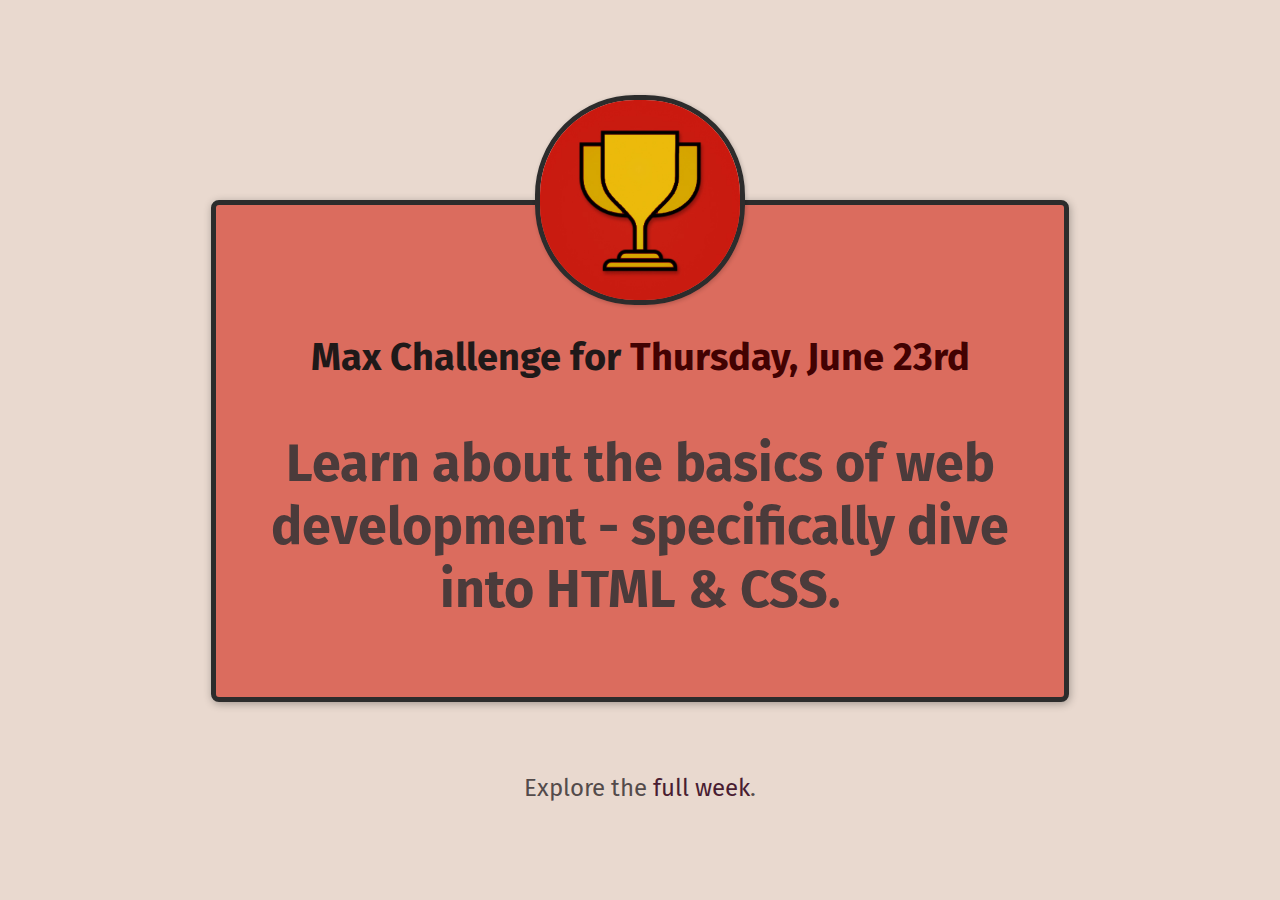
<file: index.html>
<!DOCTYPE html>
<html lang="en">
  <head>
    <meta charset="UTF-8">
    <meta name="viewport" content="width=device-width, initial-scale=1.0">
    <link rel="preconnect" href="https://fonts.googleapis.com" />
    <link rel="preconnect" href="https://fonts.gstatic.com" crossorigin />
    <link
      href="https://fonts.googleapis.com/css2?family=Fira+Sans:wght@400;700&family=Oswald:wght@700&display=swap"
      rel="stylesheet"
    />
    <link href="styles/shared.css" rel="stylesheet" />
    <link href="styles/daily-challenge.css" rel="stylesheet" />
    <title>My Daliy Challenge</title>
  </head>
  <body>
  <main>
    <img src="images/challenges-trophy.jpg" alt="A trophy">
    <h1>Max Challenge for <span>Thursday, June 23rd</span></h1>
    <p id="todays-challenge">
      Learn about the basics of web<br> development - specifically dive<br> into HTML & CSS.
    </p>
  </main>
  <footer>
    <p>
      Explore the <a href="full-week.html">full week</a>.
    </p>
  </footer>
  </body>
</html>
</file>
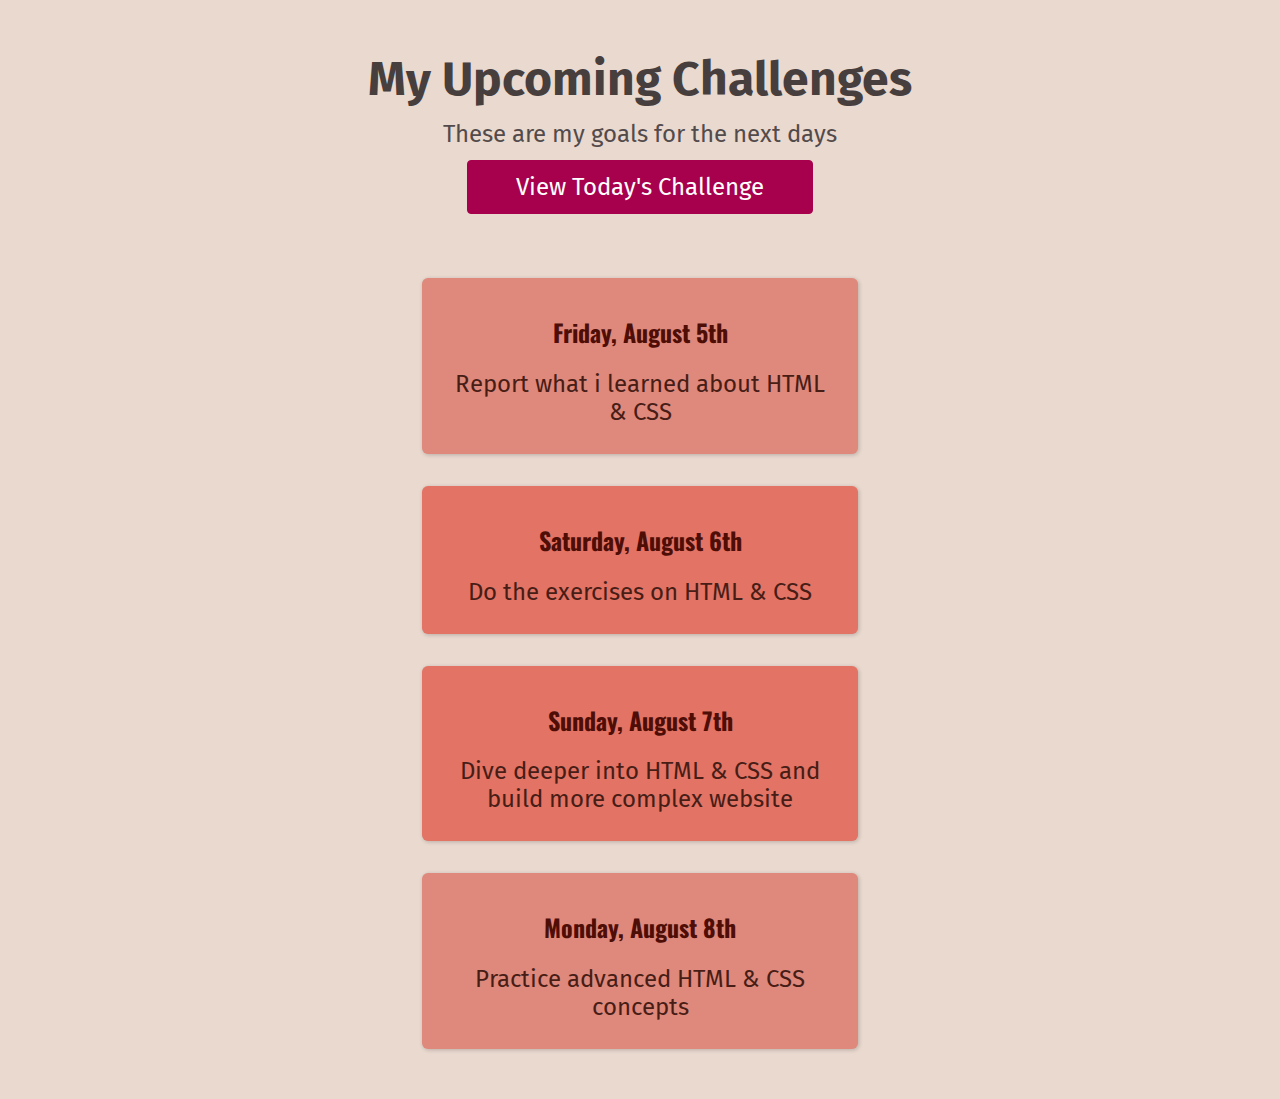
<file: full-week.html>
<!DOCTYPE html>
<html lang="en">
<head>
    <meta charset="UTF-8">
    <title>My Upcoming Challenges</title>
    <link rel="preconnect" href="https://fonts.googleapis.com" />
    <link rel="preconnect" href="https://fonts.gstatic.com" crossorigin />
    <link
      href="https://fonts.googleapis.com/css2?family=Fira+Sans:wght@400;700&family=Oswald:wght@700&display=swap"
      rel="stylesheet"
    />
    <link href="styles/shared.css" rel="stylesheet" />
    <link href="styles/full-week.css" rel="stylesheet" />
</head>
<body>
  <header>
    <h1>My Upcoming Challenges</h1> 
    <p id="description">These are my goals for the next days</p>
    <a href="index.html">View Today's Challenge</a>
  </header>
  <main>
    <ol>
      <li>
        <h2>Friday, August 5th</h2>
        <p>Report what i learned about HTML & CSS</p>
      </li>
      <li class="highlight-goal">
        <h2>Saturday, August 6th</h2>
        <p>Do the exercises on HTML & CSS</p>
      </li>
      <li class="highlight-goal">
        <h2>Sunday, August 7th</h2>
        <p>Dive deeper into HTML & CSS and build more complex website</p>
      </li>
      <li>
        <h2>Monday, August 8th</h2>
        <p>Practice advanced HTML & CSS concepts</p>
      </li>
    </ol>
  </main>
</body>
</html>
</file>
<file: styles/shared.css>
body{
    background-color: rgb(233, 217, 207);
    text-align: center;
    color: rgb(83, 75, 75);
    margin: 50px;
}

h1{
    font-family: "Fira Sans", sans-serif;
}

p{
    font-family: "Fira Sans", sans-serif;
    font-size: 24px;
}
a {
    font-family: "Fira Sans", sans-serif;
    text-decoration: none;
    color: rgb(167, 1, 78)
}

a:hover {
    text-decoration: underline;
}
</file>
<file: styles/daily-challenge.css>
main{
  width: 800px;
  margin: 200px auto 72px auto;
  background-color: rgb(219, 108, 94);
  padding : 24px;
  border: 5px solid rgb(44, 44 ,44);
  border-radius: 8px;
  box-shadow: 1px 2px 8px rgb(0, 0, 0, 0.3);
}

img {
  /* width와 height가 200이니까 지름이 200인원임 == radius가 100인 원 */
  /* 이친구는 글씨가 없어서 : text-align: center; 이거 불가 */
  width: 200px;
  height: 200px;
  border-radius: 100px;
  box-shadow: 1px 1px 4px rgba(0, 0, 0, 0.2);
  border: 5px solid rgb(44, 44, 44);
  margin-top: -134px;
}

h1 {
  font-size: 38px;
  color: rgb(31, 25, 25);
}

a{
  color: rgb(73, 29, 50);
}

span{
  color: rgb(66, 2, 2);
}

#todays-challenge {
  color: rgb(75, 59, 59);
  font-weight: bold;
  font-size: 52px;
}
</file>
<file: styles/full-week.css>
header {
    margin-bottom: 64px;
}
h1{
    font-size: 48px;
    color: rgb(71, 62, 62);
    margin: 0;
}

#description {
    margin: 12px 0;
}

/* header p {
    margin-bottom: 36px;
} */

a {
    padding: 12px 48px;
    background-color: rgb(167, 1, 78);
    color: white;
    border: 1px solid rgb(167, 1, 78);
    border-radius: 4px;
    font-size: 24px;
    display: inline-block;
    margin: 0;
}
a:hover{
    background-color: rgb(180, 12, 90);
    text-decoration: none;
}
ol {
    list-style: none;
    width: 500px;
    margin: 36px auto 0 auto;
    padding: 0;
}

li {
    padding: 16px;
    box-shadow: 1px 1px 4px rgba(0, 0, 0, 0.2);
    margin: 32px;
    background-color: rgb(223, 136, 124);
    border-radius: 6px;
}

li h2 {
    font-family: 'Oswald', sans-serif;
    color: rgb(78, 13, 5);
}

main p {
    margin: 12px;
    color: rgb(71,29,22);
}

.highlight-goal{
    background-color: rgb(226, 115, 101);
}
</file>
